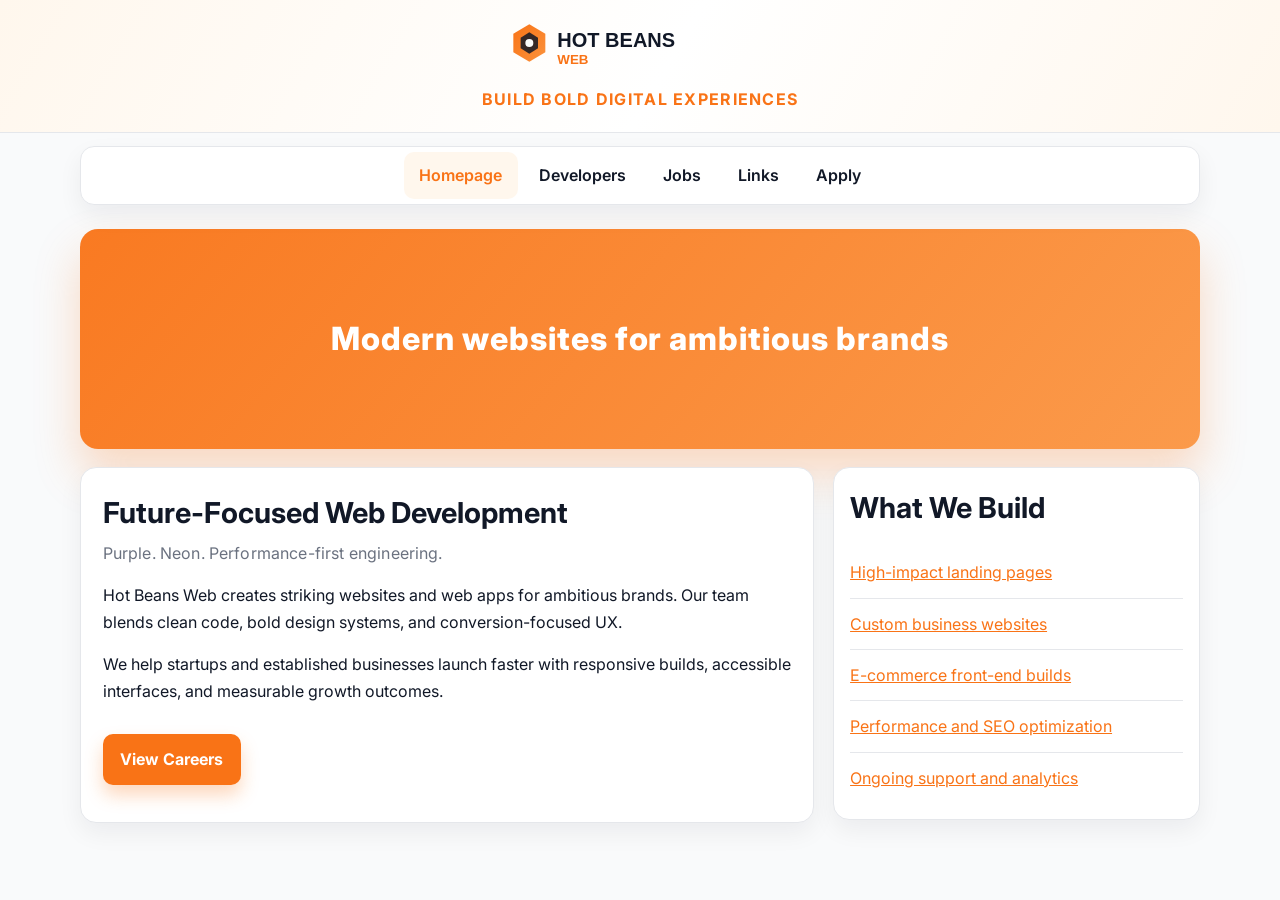
<file: index.html>
<!DOCTYPE html>
<html lang="en">
<head>
<meta http-equiv="Content-Type" content="text/html; charset=utf-8">
<title>Hot Beans Web</title>
<meta name="keywords" content="Web Design, Developer Careers">
<meta name="description" content="Hot Beans Web - web development company and careers.">
<link href="https://fonts.googleapis.com/css2?family=Inter:wght@400;600;700;800&display=swap" rel="stylesheet">
<link href="default.css" rel="stylesheet" type="text/css" media="all">
<link href="fonts.css" rel="stylesheet" type="text/css" media="all">
<link rel="icon" type="image/svg+xml" href="images/hotbeans-icon.svg">
</head>
<body>
<div id="wrapper">
<div id="header-wrapper"><div id="header" class="container"><div id="logo"><h1><img src="images/hotbeans-logo.svg" alt="Hot Beans Web logo" class="brand-logo"></h1><p>build bold digital experiences</p></div></div></div>
<div id="menu-wrapper"><div id="menu" class="container"><ul>
<li class="current_page_item"><a href="index.html">Homepage</a></li><li><a href="Developers.html">Developers</a></li><li><a href="Jobs.html">Jobs</a></li><li><a href="Links.html">Links</a></li><li><a href="Form.html">Apply</a></li>
</ul></div></div>
<div id="banner"></div>
<div id="page" class="container">
<div id="content">
<div class="title"><h2>Future-Focused Web Development</h2><span class="byline">Purple. Neon. Performance-first engineering.</span></div>
<p>Hot Beans Web creates striking websites and web apps for ambitious brands. Our team blends clean code, bold design systems, and conversion-focused UX.</p>
<p>We help startups and established businesses launch faster with responsive builds, accessible interfaces, and measurable growth outcomes.</p>
<p><a class="neon-btn" href="Jobs.html">View Careers</a></p>
</div>
<div id="sidebar"><div class="box2"><div class="title"><h2>What We Build</h2></div><ul class="style2">
<li><a href="#">High-impact landing pages</a></li><li><a href="#">Custom business websites</a></li><li><a href="#">E-commerce front-end builds</a></li><li><a href="#">Performance and SEO optimization</a></li><li><a href="#">Ongoing support and analytics</a></li>
</ul></div></div>
</div>
</div>
</body>
</html>
</file>
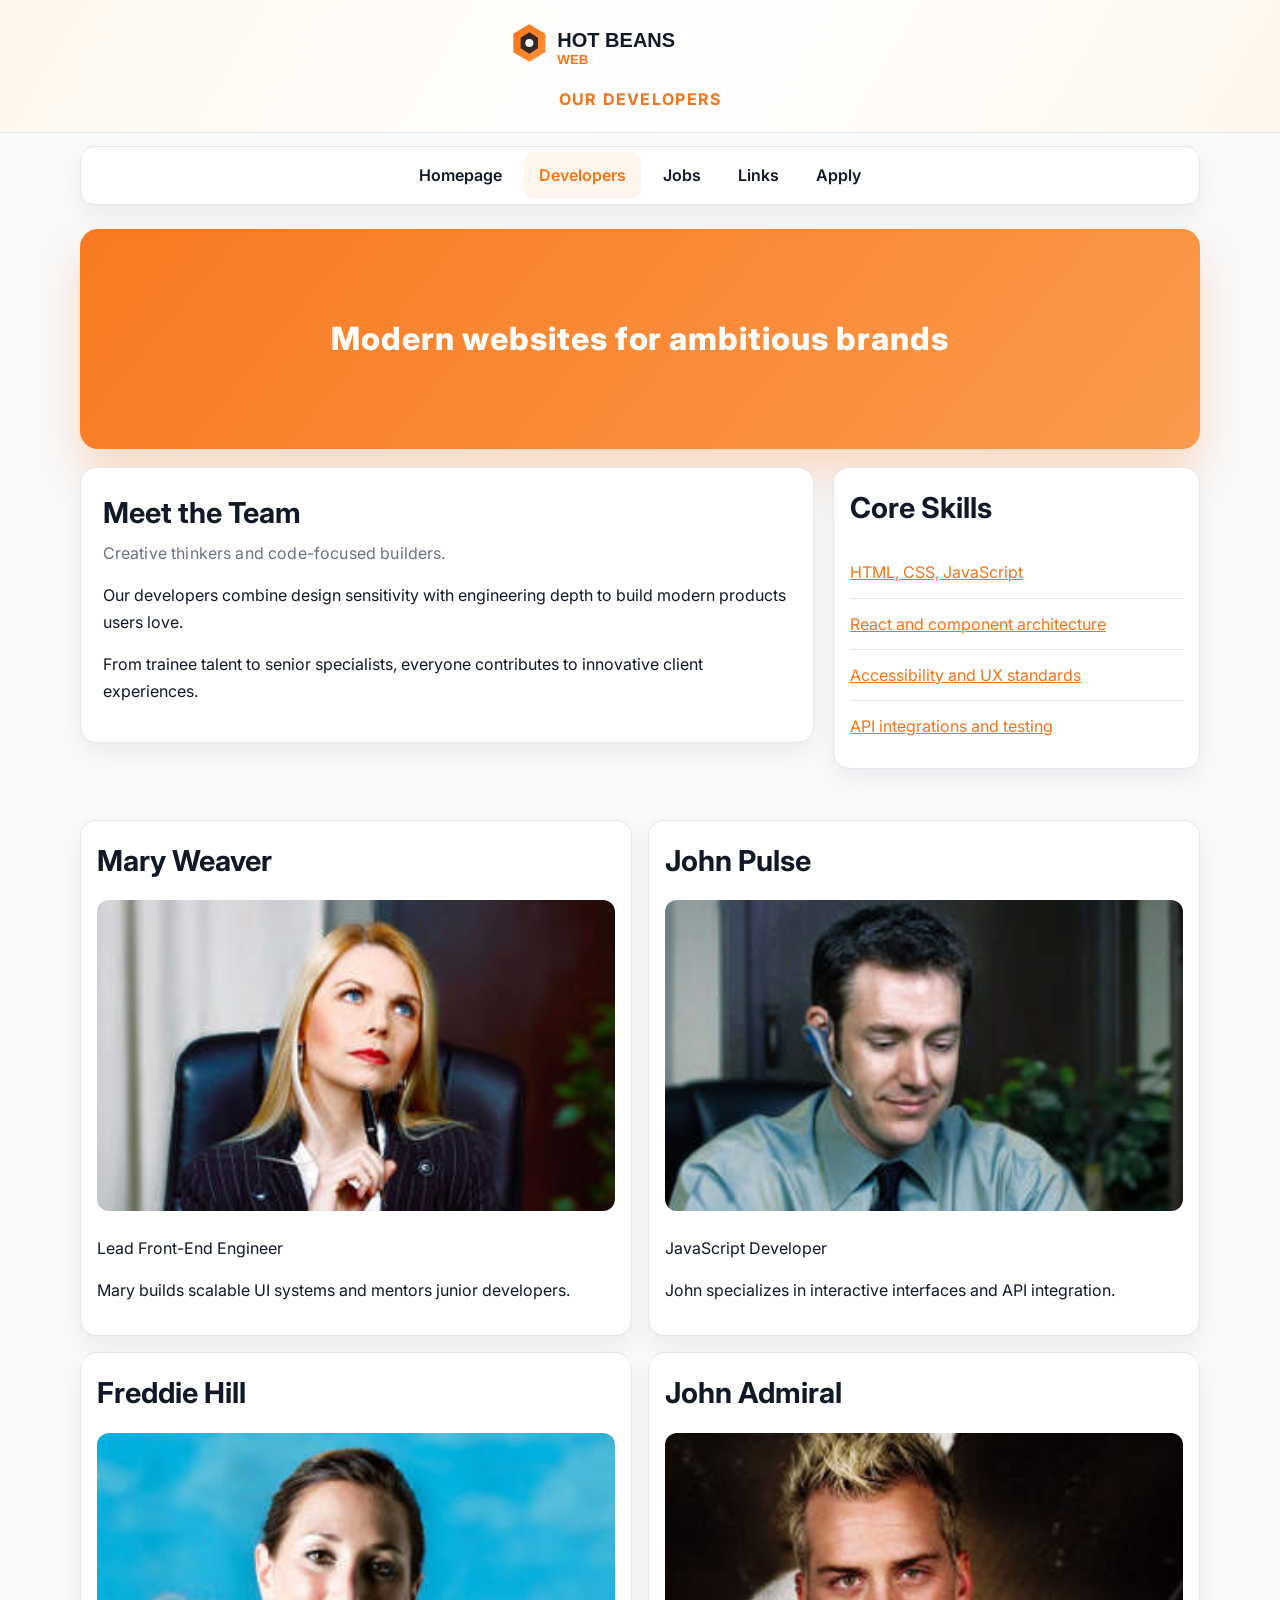
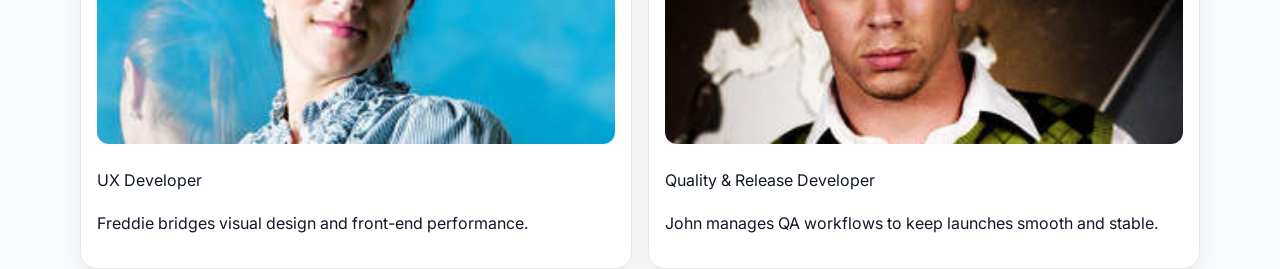
<file: Developers.html>
<!DOCTYPE html>
<html lang="en">
<head>
<meta http-equiv="Content-Type" content="text/html; charset=utf-8">
<title>Developers | Hot Beans Web</title>
<meta name="description" content="Meet the development team at Hot Beans Web.">
<link href="https://fonts.googleapis.com/css2?family=Inter:wght@400;600;700;800&display=swap" rel="stylesheet">
<link href="default.css" rel="stylesheet" type="text/css" media="all">
<link href="fonts.css" rel="stylesheet" type="text/css" media="all">
<link rel="icon" type="image/svg+xml" href="images/hotbeans-icon.svg">
</head>
<body>
<div id="wrapper">
<div id="header-wrapper"><div id="header" class="container"><div id="logo"><h1><img src="images/hotbeans-logo.svg" alt="Hot Beans Web logo" class="brand-logo"></h1><p>our developers</p></div></div></div>
<div id="menu-wrapper"><div id="menu" class="container"><ul>
<li><a href="index.html">Homepage</a></li><li class="current_page_item"><a href="Developers.html">Developers</a></li><li><a href="Jobs.html">Jobs</a></li><li><a href="Links.html">Links</a></li><li><a href="Form.html">Apply</a></li>
</ul></div></div>
<div id="banner"></div>
<div id="page" class="container">
<div id="content"><div class="title"><h2>Meet the Team</h2><span class="byline">Creative thinkers and code-focused builders.</span></div>
<p>Our developers combine design sensitivity with engineering depth to build modern products users love.</p>
<p>From trainee talent to senior specialists, everyone contributes to innovative client experiences.</p></div>
<div id="sidebar"><div class="box2"><div class="title"><h2>Core Skills</h2></div><ul class="style2">
<li><a href="#">HTML, CSS, JavaScript</a></li><li><a href="#">React and component architecture</a></li><li><a href="#">Accessibility and UX standards</a></li><li><a href="#">API integrations and testing</a></li>
</ul></div></div>
</div>
<div id="portfolio-wrapper"><div id="portfolio" class="container">
<div class="column"><div class="title"><h2>Mary Weaver</h2></div><a href="#" class="image image-full"><img src="images/pic02.jpg" alt="Developer working at code editor"></a><p>Lead Front-End Engineer</p><p>Mary builds scalable UI systems and mentors junior developers.</p></div>
<div class="column"><div class="title"><h2>John Pulse</h2></div><a href="#" class="image image-full"><img src="images/pic03.jpg" alt="Developer pair programming"></a><p>JavaScript Developer</p><p>John specializes in interactive interfaces and API integration.</p></div>
<div class="column"><div class="title"><h2>Freddie Hill</h2></div><a href="#" class="image image-full"><img src="images/pic04.jpg" alt="Developer reviewing app layout"></a><p>UX Developer</p><p>Freddie bridges visual design and front-end performance.</p></div>
<div class="column"><div class="title"><h2>John Admiral</h2></div><a href="#" class="image image-full"><img src="images/pic05.jpg" alt="Developer testing website"></a><p>Quality & Release Developer</p><p>John manages QA workflows to keep launches smooth and stable.</p></div>
</div></div>
</div>
</body>
</html>
</file>
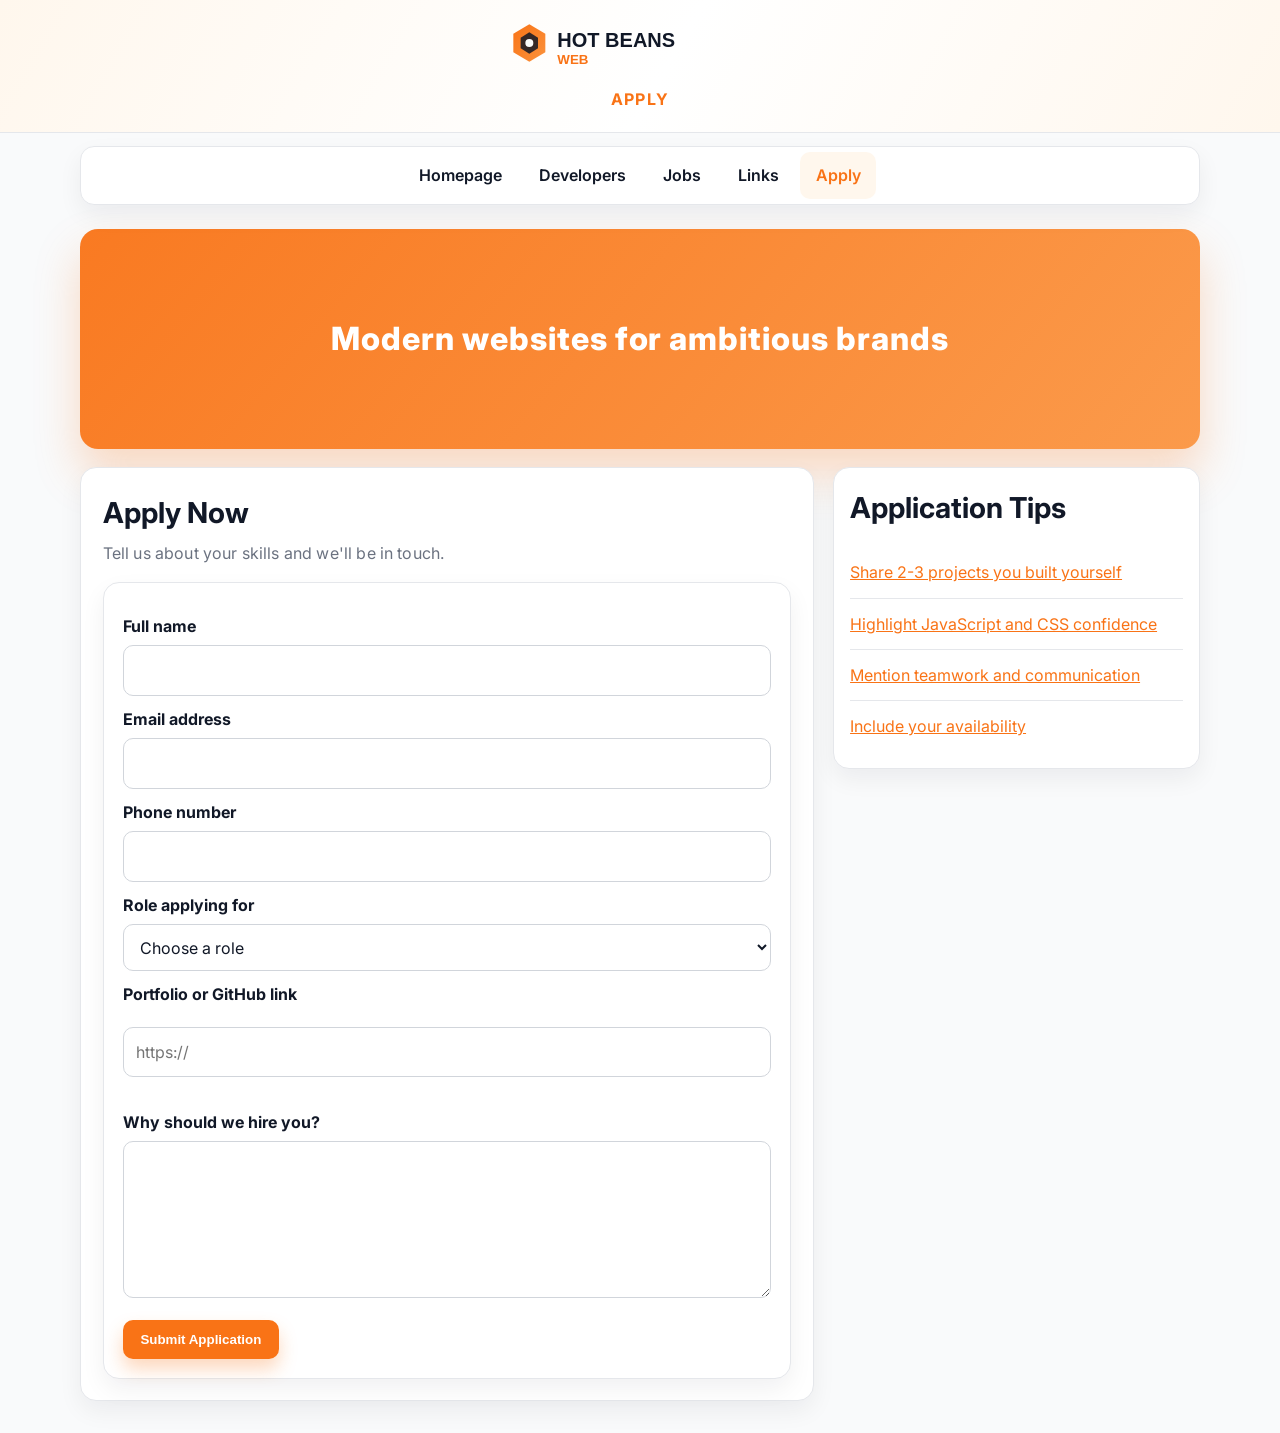
<file: Form.html>
<!DOCTYPE html>
<html lang="en">
<head>
<meta http-equiv="Content-Type" content="text/html; charset=utf-8">
<title>Apply | Hot Beans Web</title>
<meta name="keywords" content="Web Design, Careers, Hot Beans Web">
<meta name="description" content="Apply for web development jobs at Hot Beans Web.">
<link href="https://fonts.googleapis.com/css2?family=Inter:wght@400;600;700;800&display=swap" rel="stylesheet">
<link href="default.css" rel="stylesheet" type="text/css" media="all">
<link href="fonts.css" rel="stylesheet" type="text/css" media="all">
<link rel="icon" type="image/svg+xml" href="images/hotbeans-icon.svg">
</head>
<body>
<div id="wrapper">
  <div id="header-wrapper"><div id="header" class="container"><div id="logo"><h1><img src="images/hotbeans-logo.svg" alt="Hot Beans Web logo" class="brand-logo"></h1><p>apply</p></div></div></div>
  <div id="menu-wrapper"><div id="menu" class="container"><ul>
    <li><a href="index.html">Homepage</a></li><li><a href="Developers.html">Developers</a></li><li><a href="Jobs.html">Jobs</a></li><li><a href="Links.html">Links</a></li><li class="current_page_item"><a href="Form.html">Apply</a></li>
  </ul></div></div>
  <div id="banner"></div>
  <div id="page" class="container">
    <div id="content">
      <div class="title"><h2>Apply Now</h2><span class="byline">Tell us about your skills and we'll be in touch.</span></div>
      <section class="application-form">
        <form method="get" action="Thank%20You.html">
          <label for="name">Full name</label><input id="name" name="name" type="text" required>
          <label for="email">Email address</label><input id="email" name="email" type="email" required>
          <label for="phone">Phone number</label><input id="phone" name="phone" type="tel" required>
          <label for="role">Role applying for</label>
          <select id="role" name="role" required><option value="">Choose a role</option><option>Trainee Web Developer</option><option>Junior Front-End Developer</option><option>CMS Support Developer</option></select>
          <label for="portfolio">Portfolio or GitHub link</label><input id="portfolio" name="portfolio" type="url" placeholder="https://">
          <label for="message">Why should we hire you?</label><textarea id="message" name="message" rows="5" required></textarea>
          <button type="submit">Submit Application</button>
        </form>
      </section>
    </div>
    <div id="sidebar"><div class="box2"><div class="title"><h2>Application Tips</h2></div><ul class="style2">
      <li><a href="#">Share 2-3 projects you built yourself</a></li><li><a href="#">Highlight JavaScript and CSS confidence</a></li><li><a href="#">Mention teamwork and communication</a></li><li><a href="#">Include your availability</a></li>
    </ul></div></div>
  </div>
</div>
</body>
</html>
</file>
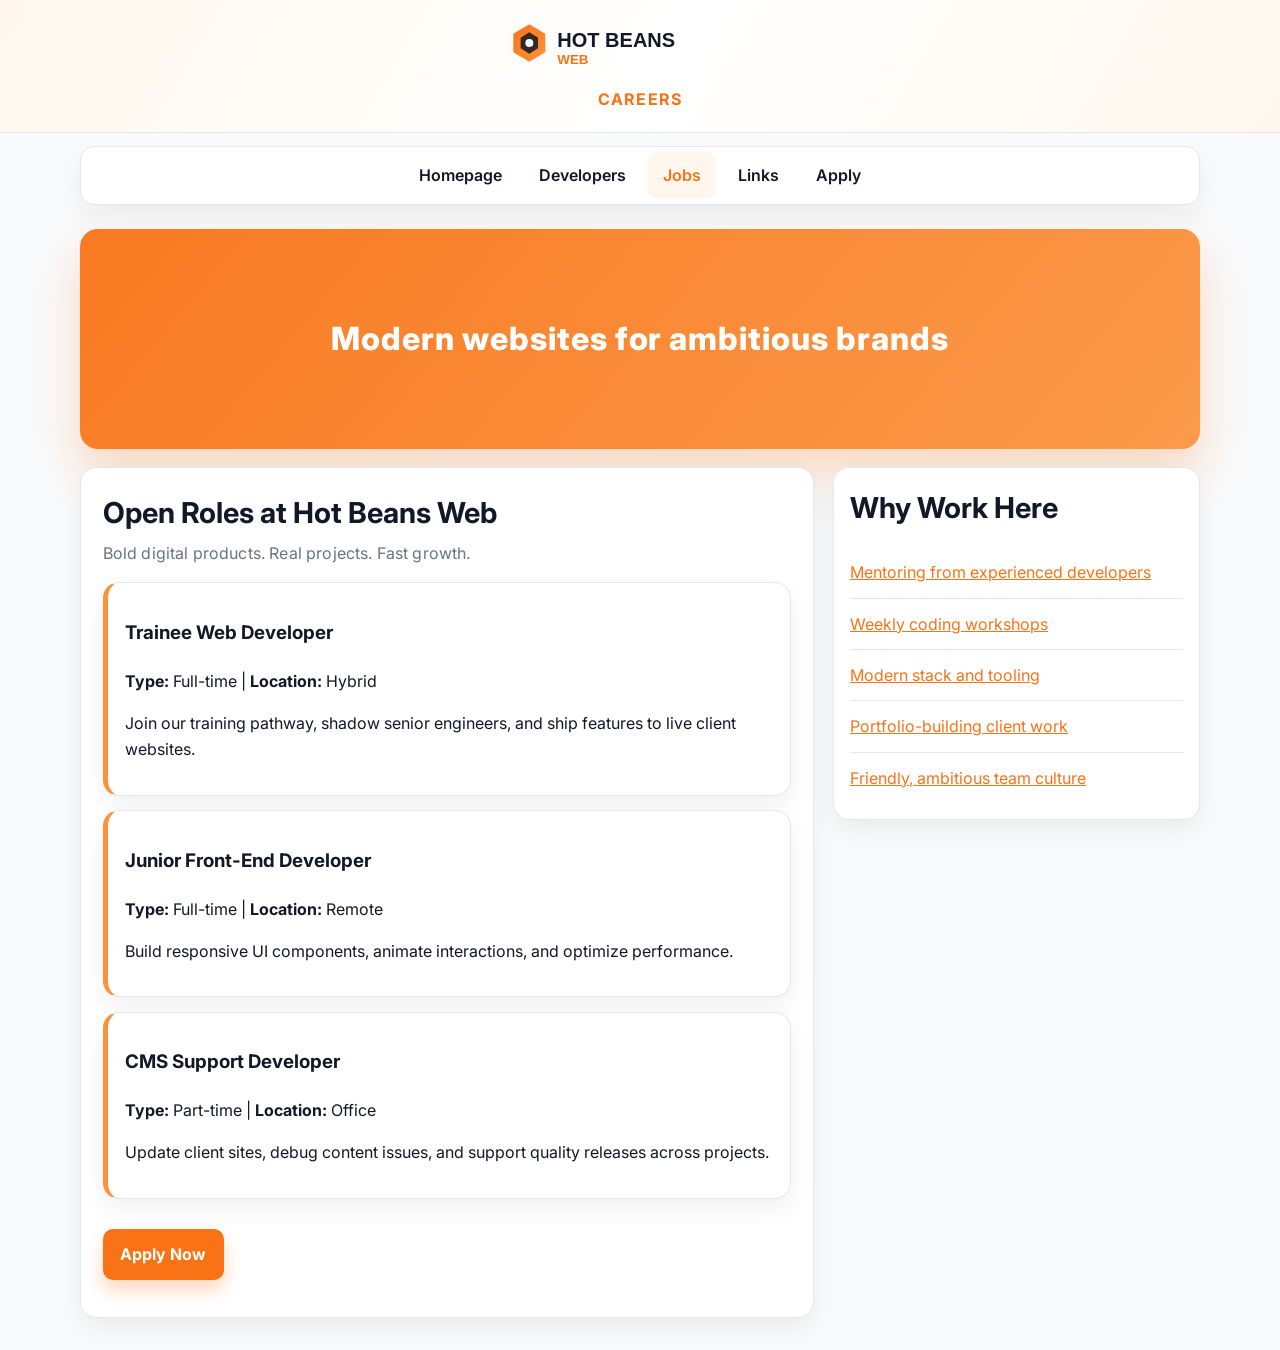
<file: Jobs.html>
<!DOCTYPE html>
<html lang="en">
<head>
<meta http-equiv="Content-Type" content="text/html; charset=utf-8">
<title>Jobs | Hot Beans Web</title>
<meta name="keywords" content="Web Design Careers, Hot Beans Web">
<meta name="description" content="Current web development jobs at Hot Beans Web.">
<link href="https://fonts.googleapis.com/css2?family=Inter:wght@400;600;700;800&display=swap" rel="stylesheet">
<link href="default.css" rel="stylesheet" type="text/css" media="all">
<link href="fonts.css" rel="stylesheet" type="text/css" media="all">
<link rel="icon" type="image/svg+xml" href="images/hotbeans-icon.svg">
</head>
<body>
<div id="wrapper">
  <div id="header-wrapper"><div id="header" class="container"><div id="logo"><h1><img src="images/hotbeans-logo.svg" alt="Hot Beans Web logo" class="brand-logo"></h1><p>careers</p></div></div></div>
  <div id="menu-wrapper"><div id="menu" class="container"><ul>
    <li><a href="index.html">Homepage</a></li><li><a href="Developers.html">Developers</a></li><li class="current_page_item"><a href="Jobs.html">Jobs</a></li><li><a href="Links.html">Links</a></li><li><a href="Form.html">Apply</a></li>
  </ul></div></div>
  <div id="banner"></div>
  <div id="page" class="container">
    <div id="content">
      <div class="title"><h2>Open Roles at Hot Beans Web</h2><span class="byline">Bold digital products. Real projects. Fast growth.</span></div>
      <div class="job-card"><h3>Trainee Web Developer</h3><p><strong>Type:</strong> Full-time | <strong>Location:</strong> Hybrid</p><p>Join our training pathway, shadow senior engineers, and ship features to live client websites.</p></div>
      <div class="job-card"><h3>Junior Front-End Developer</h3><p><strong>Type:</strong> Full-time | <strong>Location:</strong> Remote</p><p>Build responsive UI components, animate interactions, and optimize performance.</p></div>
      <div class="job-card"><h3>CMS Support Developer</h3><p><strong>Type:</strong> Part-time | <strong>Location:</strong> Office</p><p>Update client sites, debug content issues, and support quality releases across projects.</p></div>
      <p><a class="neon-btn" href="Form.html">Apply Now</a></p>
    </div>
    <div id="sidebar"><div class="box2"><div class="title"><h2>Why Work Here</h2></div><ul class="style2">
      <li><a href="#">Mentoring from experienced developers</a></li><li><a href="#">Weekly coding workshops</a></li><li><a href="#">Modern stack and tooling</a></li><li><a href="#">Portfolio-building client work</a></li><li><a href="#">Friendly, ambitious team culture</a></li>
    </ul></div></div>
  </div>
</div>
</body>
</html>
</file>
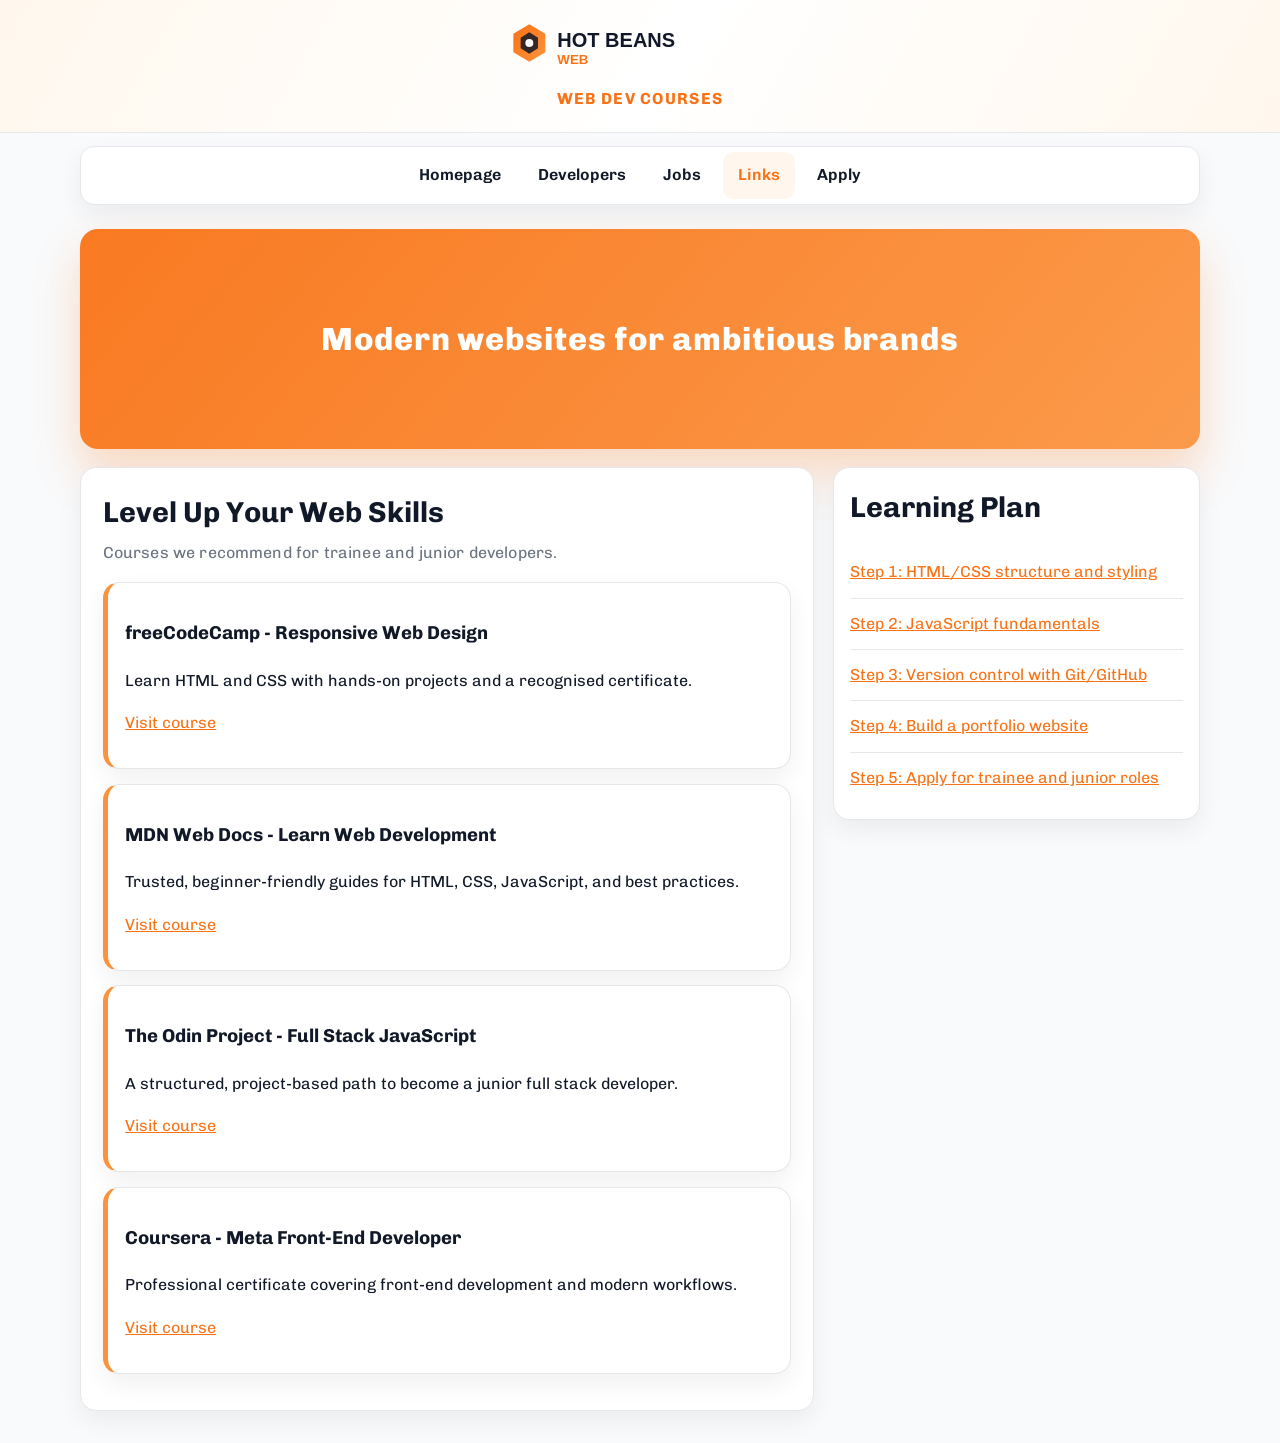
<file: Links.html>
<!DOCTYPE html>
<html lang="en">
<head>
<meta http-equiv="Content-Type" content="text/html; charset=utf-8">
<title>Learning Links | Hot Beans Web</title>
<meta name="keywords" content="Web Development Courses, Hot Beans Web">
<meta name="description" content="Recommended courses for future web developers.">
<link href="http://fonts.googleapis.com/css?family=Chivo:400,900" rel="stylesheet">
<link href="default.css" rel="stylesheet" type="text/css" media="all">
<link href="fonts.css" rel="stylesheet" type="text/css" media="all">
<link rel="icon" type="image/svg+xml" href="images/hotbeans-icon.svg">
</head>
<body>
<div id="wrapper">
  <div id="header-wrapper">
    <div id="header" class="container">
      <div id="logo">
        <h1><img src="images/hotbeans-logo.svg" alt="Hot Beans Web logo" class="brand-logo"></h1>
        <p>web dev courses</p>
      </div>
    </div>
  </div>
  <div id="menu-wrapper">
    <div id="menu" class="container">
      <ul>
        <li><a href="index.html">Homepage</a></li>
        <li><a href="Developers.html">Developers</a></li>
        <li><a href="Jobs.html">Jobs</a></li>
        <li class="current_page_item"><a href="Links.html">Links</a></li>
        <li><a href="Form.html">Apply</a></li>
      </ul>
    </div>
  </div>

  <div id="banner"></div>
  <div id="page" class="container">
    <div id="content">
      <div class="title">
        <h2>Level Up Your Web Skills</h2>
        <span class="byline">Courses we recommend for trainee and junior developers.</span>
      </div>

      <div class="job-card">
        <h3>freeCodeCamp - Responsive Web Design</h3>
        <p>Learn HTML and CSS with hands-on projects and a recognised certificate.</p>
        <p><a href="https://www.freecodecamp.org/learn/2022/responsive-web-design/" target="_blank" rel="noopener">Visit course</a></p>
      </div>

      <div class="job-card">
        <h3>MDN Web Docs - Learn Web Development</h3>
        <p>Trusted, beginner-friendly guides for HTML, CSS, JavaScript, and best practices.</p>
        <p><a href="https://developer.mozilla.org/en-US/docs/Learn" target="_blank" rel="noopener">Visit course</a></p>
      </div>

      <div class="job-card">
        <h3>The Odin Project - Full Stack JavaScript</h3>
        <p>A structured, project-based path to become a junior full stack developer.</p>
        <p><a href="https://www.theodinproject.com/paths/full-stack-javascript" target="_blank" rel="noopener">Visit course</a></p>
      </div>

      <div class="job-card">
        <h3>Coursera - Meta Front-End Developer</h3>
        <p>Professional certificate covering front-end development and modern workflows.</p>
        <p><a href="https://www.coursera.org/professional-certificates/meta-front-end-developer" target="_blank" rel="noopener">Visit course</a></p>
      </div>
    </div>

    <div id="sidebar">
      <div class="box2">
        <div class="title">
          <h2>Learning Plan</h2>
        </div>
        <ul class="style2">
          <li><a href="#">Step 1: HTML/CSS structure and styling</a></li>
          <li><a href="#">Step 2: JavaScript fundamentals</a></li>
          <li><a href="#">Step 3: Version control with Git/GitHub</a></li>
          <li><a href="#">Step 4: Build a portfolio website</a></li>
          <li><a href="#">Step 5: Apply for trainee and junior roles</a></li>
        </ul>
      </div>
    </div>
  </div>
</div>
</body>
</html>
</file>
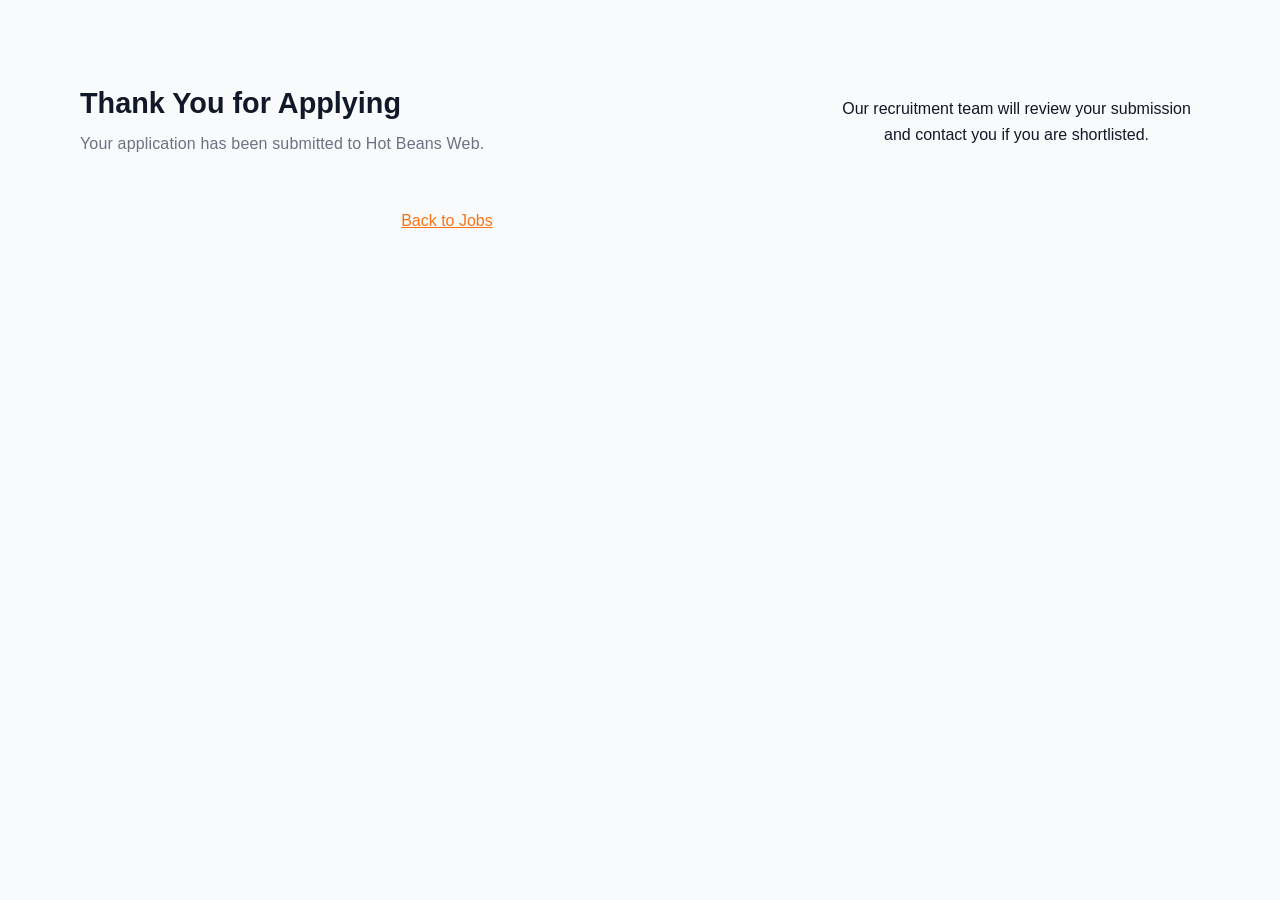
<file: Thank You.html>
<!doctype html>
<html lang="en">
<head>
<meta charset="utf-8">
<title>Thank You | Hot Beans Web</title>
<link href="default.css" rel="stylesheet" type="text/css" media="all">
<link rel="icon" type="image/svg+xml" href="images/hotbeans-icon.svg">
</head>
<body>
<div id="wrapper">
  <div id="page" class="container" style="padding-top:80px; text-align:center;">
    <div class="title">
      <h2>Thank You for Applying</h2>
      <span class="byline">Your application has been submitted to Hot Beans Web.</span>
    </div>
    <p>Our recruitment team will review your submission and contact you if you are shortlisted.</p>
    <p><a href="Jobs.html">Back to Jobs</a></p>
  </div>
</div>
</body>
</html>
</file>
<file: default.css>
:root {
  --bg: #f9fafb;
  --primary: #f97316;
  --accent: #fb923c;
  --text: #111827;
  --muted: #6b7280;
  --card: #ffffff;
  --border: #e5e7eb;
}

* { box-sizing: border-box; }
html, body { height: 100%; }
body {
  margin: 0;
  background: var(--bg);
  color: var(--text);
  font-family: 'Inter', 'Chivo', sans-serif;
  line-height: 1.65;
}

.container { width: min(1120px, 92%); margin: 0 auto; }
#wrapper { background: var(--bg); }

#header-wrapper {
  background: linear-gradient(120deg, #fff7ed 0%, #ffffff 52%, #fff7ed 100%);
  border-bottom: 1px solid var(--border);
}
#header { padding: 1.2rem 0; }
#logo { text-transform: uppercase; text-align: center; }
#logo h1 { margin: 0; font-size: 2rem; font-weight: 800; letter-spacing: .03em; color: var(--text); }
#logo p { margin: .2rem 0 0; color: var(--primary); font-weight: 700; letter-spacing: .08em; }

#menu-wrapper { padding: .8rem 0 1.1rem; }
#menu {
  background: #fff;
  border: 1px solid var(--border);
  border-radius: 14px;
  box-shadow: 0 10px 24px rgba(17,24,39,.06);
}
#menu ul { list-style: none; margin: 0; padding: .35rem .5rem; display: flex; gap: .4rem; flex-wrap: wrap; justify-content: center; }
#menu li a {
  display: inline-block;
  padding: .62rem .95rem;
  border-radius: 10px;
  text-decoration: none;
  color: var(--text);
  font-weight: 600;
}
#menu li a:hover, #menu .current_page_item a { background: #fff7ed; color: var(--primary); }

#banner {
  height: 220px;
  margin: .4rem auto 1.1rem;
  width: min(1120px, 92%);
  border-radius: 18px;
  background: linear-gradient(130deg, rgba(249,115,22,.95), rgba(251,146,60,.92));
  box-shadow: 0 24px 45px rgba(249,115,22,.25);
}

#page {
  display: grid;
  grid-template-columns: 2fr 1fr;
  gap: 1.2rem;
  align-items: start;
  background: transparent;
  padding-bottom: 2rem;
}

#content, #sidebar .box2, .column, .job-card, .application-form {
  background: var(--card);
  border: 1px solid var(--border);
  border-radius: 16px;
  box-shadow: 0 10px 25px rgba(17,24,39,.06);
}
#content { padding: 1.35rem; }
#sidebar .box2 { padding: 1rem; }

.title { margin-bottom: 1rem; text-transform: none; text-align: left; }
.title h2 { margin: 0 0 .2rem; font-size: 1.8rem; color: var(--text); }
.title .byline { color: var(--muted); letter-spacing: .01em; text-transform: none; }

a { color: var(--primary); }
a:hover { color: #ea580c; }

ul.style1, ul.style2 { list-style: none; margin: 0; padding: 0; }
ul.style1 li, ul.style2 li { border-top: 1px solid var(--border); padding: .75rem 0; }
ul.style1 li:first-child, ul.style2 li:first-child { border-top: 0; }

.job-card { padding: 1rem 1.1rem; margin-bottom: .9rem; border-left: 5px solid var(--accent); }
.application-form { padding: 1.2rem; }
.application-form label { display:block; margin: .65rem 0 .35rem; font-weight: 700; }
.application-form input, .application-form select, .application-form textarea {
  width:100%; border:1px solid #d1d5db; border-radius:10px; padding:.7rem .75rem; font: inherit; color: var(--text); background: #fff;
}
.application-form button, .neon-btn {
  display:inline-block; margin-top: .9rem; border:0; border-radius:10px; padding:.75rem 1.1rem; font-weight:700; cursor:pointer; text-decoration:none;
  background: var(--primary); color:#fff; box-shadow: 0 10px 18px rgba(249,115,22,.28);
}
.application-form button:hover, .neon-btn:hover { background: var(--accent); }

#portfolio { display:grid; grid-template-columns: repeat(2, minmax(0,1fr)); gap:1rem; margin:1.2rem auto 2rem; }
.column { padding: 1rem; }
.image img { width:100%; border-radius:12px; }

#footer-wrapper, #copyright { display:none; }

@media (max-width: 900px) {
  #page { grid-template-columns: 1fr; }
  #portfolio { grid-template-columns: 1fr; }
  #banner { height: 160px; }
}

.brand-logo { width: 280px; max-width: 100%; height: auto; display: block; margin: 0 auto; }

#header-wrapper {
  position: sticky;
  top: 0;
  z-index: 40;
  backdrop-filter: blur(8px);
}

#menu {
  backdrop-filter: blur(8px);
}

#content, #sidebar .box2, .column, .job-card, .application-form {
  transition: transform .2s ease, box-shadow .2s ease;
}
#content:hover, #sidebar .box2:hover, .column:hover, .job-card:hover {
  transform: translateY(-2px);
  box-shadow: 0 16px 30px rgba(17,24,39,.10);
}

#banner::before {
  content: "Modern websites for ambitious brands";
  display: flex;
  align-items: center;
  justify-content: center;
  height: 100%;
  color: #fff;
  font-weight: 800;
  font-size: clamp(1.2rem, 2.6vw, 2rem);
  letter-spacing: .03em;
}
</file>
<file: fonts.css>
@charset 'UTF-8';

@font-face
{
	font-family: 'FontAwesome';
	src: url('fonts/fontawesome-webfont.eot?v=3.0.1');
	src: url('fonts/fontawesome-webfont.eot?#iefix&v=3.0.1') format('embedded-opentype'),
	     url('fonts/fontawesome-webfont.woff?v=3.0.1') format('woff'),
	     url('fonts/fontawesome-webfont.ttf?v=3.0.1') format('truetype'),
	     url('fonts/fontawesome-webfont.svg#FontAwesome') format('svg');
	font-weight: normal;
	font-style: normal;
}

@font-face
{
	font-family: 'Font-Awesome-Social';
	src: url('fonts/fontawesome-social-webfont.eot');
	src: url('fonts/fontawesome-social-webfont.eot?#iefix') format('embedded-opentype'),
	     url('fonts/fontawesome-social-webfont.woff') format('woff'),
		 url('fonts/fontawesome-social-webfont.ttf') format('truetype'),
		 url('fonts/fontawesome-social-webfont.svg#Font-Awesome-More') format('svg');
	font-weight: normal;
	font-style: normal;
}

/*********************************************************************************/
/* Icons                                                                         */
/*********************************************************************************/

	/*
		Powered by:
		
		Font Awesome (http://fortawesome.github.com/Font-Awesome/)
		Font Awesome More (http://gregoryloucas.github.com/Font-Awesome-More/)
	*/

	.icon
	{
		text-decoration: none;
	}

		.icon:before
		{
			font-size: 1.25em;
			text-decoration: none;
			font-family: FontAwesome;
			font-weight: normal;
			font-style: normal;
			-webkit-text-rendering: optimizeLegibility;
			-moz-text-rendering: optimizeLegibility;
			-ms-text-rendering: optimizeLegibility;
			-o-text-rendering: optimizeLegibility;
			text-rendering: optimizeLegibility;
			-webkit-font-smoothing: antialiased;
			-moz-font-smoothing: antialiased;
			-ms-font-smoothing: antialiased;
			-o-font-smoothing: antialiased;
			font-smoothing: antialiased;
			-webkit-font-feature-settings: "liga" 1, "dlig" 1;
			-moz-font-feature-settings: "liga=1, dlig=1";
			-ms-font-feature-settings: "liga" 1, "dlig" 1;
			-o-font-feature-settings: "liga" 1, "dlig" 1;
			font-feature-settings: "liga" 1, "dlig" 1;
		}

		.icon-glass:before                { content: "\f000"; }
		.icon-music:before                { content: "\f001"; }
		.icon-search:before               { content: "\f002"; }
		.icon-envelope:before             { content: "\f003"; }
		.icon-heart:before                { content: "\f004"; }
		.icon-star:before                 { content: "\f005"; }
		.icon-star-empty:before           { content: "\f006"; }
		.icon-user:before                 { content: "\f007"; }
		.icon-film:before                 { content: "\f008"; }
		.icon-th-large:before             { content: "\f009"; }
		.icon-th:before                   { content: "\f00a"; }
		.icon-th-list:before              { content: "\f00b"; }
		.icon-ok:before                   { content: "\f00c"; }
		.icon-remove:before               { content: "\f00d"; }
		.icon-zoom-in:before              { content: "\f00e"; }

		.icon-zoom-out:before             { content: "\f010"; }
		.icon-off:before                  { content: "\f011"; }
		.icon-signal:before               { content: "\f012"; }
		.icon-cog:before                  { content: "\f013"; }
		.icon-trash:before                { content: "\f014"; }
		.icon-home:before                 { content: "\f015"; }
		.icon-file:before                 { content: "\f016"; }
		.icon-time:before                 { content: "\f017"; }
		.icon-road:before                 { content: "\f018"; }
		.icon-download-alt:before         { content: "\f019"; }
		.icon-download:before             { content: "\f01a"; }
		.icon-upload:before               { content: "\f01b"; }
		.icon-inbox:before                { content: "\f01c"; }
		.icon-play-circle:before          { content: "\f01d"; }
		.icon-repeat:before               { content: "\f01e"; }

		/* \f020 doesn't work in Safari. all shifted one down */
		.icon-refresh:before              { content: "\f021"; }
		.icon-list-alt:before             { content: "\f022"; }
		.icon-lock:before                 { content: "\f023"; }
		.icon-flag:before                 { content: "\f024"; }
		.icon-headphones:before           { content: "\f025"; }
		.icon-volume-off:before           { content: "\f026"; }
		.icon-volume-down:before          { content: "\f027"; }
		.icon-volume-up:before            { content: "\f028"; }
		.icon-qrcode:before               { content: "\f029"; }
		.icon-barcode:before              { content: "\f02a"; }
		.icon-tag:before                  { content: "\f02b"; }
		.icon-tags:before                 { content: "\f02c"; }
		.icon-book:before                 { content: "\f02d"; }
		.icon-bookmark:before             { content: "\f02e"; }
		.icon-print:before                { content: "\f02f"; }

		.icon-camera:before               { content: "\f030"; }
		.icon-font:before                 { content: "\f031"; }
		.icon-bold:before                 { content: "\f032"; }
		.icon-italic:before               { content: "\f033"; }
		.icon-text-height:before          { content: "\f034"; }
		.icon-text-width:before           { content: "\f035"; }
		.icon-align-left:before           { content: "\f036"; }
		.icon-align-center:before         { content: "\f037"; }
		.icon-align-right:before          { content: "\f038"; }
		.icon-align-justify:before        { content: "\f039"; }
		.icon-list:before                 { content: "\f03a"; }
		.icon-indent-left:before          { content: "\f03b"; }
		.icon-indent-right:before         { content: "\f03c"; }
		.icon-facetime-video:before       { content: "\f03d"; }
		.icon-picture:before              { content: "\f03e"; }

		.icon-pencil:before               { content: "\f040"; }
		.icon-map-marker:before           { content: "\f041"; }
		.icon-adjust:before               { content: "\f042"; }
		.icon-tint:before                 { content: "\f043"; }
		.icon-edit:before                 { content: "\f044"; }
		.icon-share:before                { content: "\f045"; }
		.icon-check:before                { content: "\f046"; }
		.icon-move:before                 { content: "\f047"; }
		.icon-step-backward:before        { content: "\f048"; }
		.icon-fast-backward:before        { content: "\f049"; }
		.icon-backward:before             { content: "\f04a"; }
		.icon-play:before                 { content: "\f04b"; }
		.icon-pause:before                { content: "\f04c"; }
		.icon-stop:before                 { content: "\f04d"; }
		.icon-forward:before              { content: "\f04e"; }

		.icon-fast-forward:before         { content: "\f050"; }
		.icon-step-forward:before         { content: "\f051"; }
		.icon-eject:before                { content: "\f052"; }
		.icon-chevron-left:before         { content: "\f053"; }
		.icon-chevron-right:before        { content: "\f054"; }
		.icon-plus-sign:before            { content: "\f055"; }
		.icon-minus-sign:before           { content: "\f056"; }
		.icon-remove-sign:before          { content: "\f057"; }
		.icon-ok-sign:before              { content: "\f058"; }
		.icon-question-sign:before        { content: "\f059"; }
		.icon-info-sign:before            { content: "\f05a"; }
		.icon-screenshot:before           { content: "\f05b"; }
		.icon-remove-circle:before        { content: "\f05c"; }
		.icon-ok-circle:before            { content: "\f05d"; }
		.icon-ban-circle:before           { content: "\f05e"; }

		.icon-arrow-left:before           { content: "\f060"; }
		.icon-arrow-right:before          { content: "\f061"; }
		.icon-arrow-up:before             { content: "\f062"; }
		.icon-arrow-down:before           { content: "\f063"; }
		.icon-share-alt:before            { content: "\f064"; }
		.icon-resize-full:before          { content: "\f065"; }
		.icon-resize-small:before         { content: "\f066"; }
		.icon-plus:before                 { content: "\f067"; }
		.icon-minus:before                { content: "\f068"; }
		.icon-asterisk:before             { content: "\f069"; }
		.icon-exclamation-sign:before     { content: "\f06a"; }
		.icon-gift:before                 { content: "\f06b"; }
		.icon-leaf:before                 { content: "\f06c"; }
		.icon-fire:before                 { content: "\f06d"; }
		.icon-eye-open:before             { content: "\f06e"; }

		.icon-eye-close:before            { content: "\f070"; }
		.icon-warning-sign:before         { content: "\f071"; }
		.icon-plane:before                { content: "\f072"; }
		.icon-calendar:before             { content: "\f073"; }
		.icon-random:before               { content: "\f074"; }
		.icon-comment:before              { content: "\f075"; }
		.icon-magnet:before               { content: "\f076"; }
		.icon-chevron-up:before           { content: "\f077"; }
		.icon-chevron-down:before         { content: "\f078"; }
		.icon-retweet:before              { content: "\f079"; }
		.icon-shopping-cart:before        { content: "\f07a"; }
		.icon-folder-close:before         { content: "\f07b"; }
		.icon-folder-open:before          { content: "\f07c"; }
		.icon-resize-vertical:before      { content: "\f07d"; }
		.icon-resize-horizontal:before    { content: "\f07e"; }

		.icon-bar-chart:before            { content: "\f080"; }
		.icon-twitter-sign:before         { content: "\f081"; }
		.icon-facebook-sign:before        { content: "\f082"; }
		.icon-camera-retro:before         { content: "\f083"; }
		.icon-key:before                  { content: "\f084"; }
		.icon-cogs:before                 { content: "\f085"; }
		.icon-comments:before             { content: "\f086"; }
		.icon-thumbs-up:before            { content: "\f087"; }
		.icon-thumbs-down:before          { content: "\f088"; }
		.icon-star-half:before            { content: "\f089"; }
		.icon-heart-empty:before          { content: "\f08a"; }
		.icon-signout:before              { content: "\f08b"; }
		.icon-linkedin-sign:before        { content: "\f08c"; }
		.icon-pushpin:before              { content: "\f08d"; }
		.icon-external-link:before        { content: "\f08e"; }

		.icon-signin:before               { content: "\f090"; }
		.icon-trophy:before               { content: "\f091"; }
		.icon-github-sign:before          { content: "\f092"; }
		.icon-upload-alt:before           { content: "\f093"; }
		.icon-lemon:before                { content: "\f094"; }
		.icon-phone:before                { content: "\f095"; }
		.icon-check-empty:before          { content: "\f096"; }
		.icon-bookmark-empty:before       { content: "\f097"; }
		.icon-phone-sign:before           { content: "\f098"; }
		.icon-twitter:before              { content: "\f099"; }
		.icon-facebook:before             { content: "\f09a"; }
		.icon-github:before               { content: "\f09b"; }
		.icon-unlock:before               { content: "\f09c"; }
		.icon-credit-card:before          { content: "\f09d"; }
		.icon-rss:before                  { content: "\f09e"; }

		.icon-hdd:before                  { content: "\f0a0"; }
		.icon-bullhorn:before             { content: "\f0a1"; }
		.icon-bell:before                 { content: "\f0a2"; }
		.icon-certificate:before          { content: "\f0a3"; }
		.icon-hand-right:before           { content: "\f0a4"; }
		.icon-hand-left:before            { content: "\f0a5"; }
		.icon-hand-up:before              { content: "\f0a6"; }
		.icon-hand-down:before            { content: "\f0a7"; }
		.icon-circle-arrow-left:before    { content: "\f0a8"; }
		.icon-circle-arrow-right:before   { content: "\f0a9"; }
		.icon-circle-arrow-up:before      { content: "\f0aa"; }
		.icon-circle-arrow-down:before    { content: "\f0ab"; }
		.icon-globe:before                { content: "\f0ac"; }
		.icon-wrench:before               { content: "\f0ad"; }
		.icon-tasks:before                { content: "\f0ae"; }

		.icon-filter:before               { content: "\f0b0"; }
		.icon-briefcase:before            { content: "\f0b1"; }
		.icon-fullscreen:before           { content: "\f0b2"; }

		.icon-group:before                { content: "\f0c0"; }
		.icon-link:before                 { content: "\f0c1"; }
		.icon-cloud:before                { content: "\f0c2"; }
		.icon-beaker:before               { content: "\f0c3"; }
		.icon-cut:before                  { content: "\f0c4"; }
		.icon-copy:before                 { content: "\f0c5"; }
		.icon-paper-clip:before           { content: "\f0c6"; }
		.icon-save:before                 { content: "\f0c7"; }
		.icon-sign-blank:before           { content: "\f0c8"; }
		.icon-reorder:before              { content: "\f0c9"; }
		.icon-list-ul:before              { content: "\f0ca"; }
		.icon-list-ol:before              { content: "\f0cb"; }
		.icon-strikethrough:before        { content: "\f0cc"; }
		.icon-underline:before            { content: "\f0cd"; }
		.icon-table:before                { content: "\f0ce"; }

		.icon-magic:before                { content: "\f0d0"; }
		.icon-truck:before                { content: "\f0d1"; }
		.icon-pinterest:before            { content: "\f0d2"; }
		.icon-pinterest-sign:before       { content: "\f0d3"; }
		.icon-google-plus-sign:before     { content: "\f0d4"; }
		.icon-google-plus:before          { content: "\f0d5"; }
		.icon-money:before                { content: "\f0d6"; }
		.icon-caret-down:before           { content: "\f0d7"; }
		.icon-caret-up:before             { content: "\f0d8"; }
		.icon-caret-left:before           { content: "\f0d9"; }
		.icon-caret-right:before          { content: "\f0da"; }
		.icon-columns:before              { content: "\f0db"; }
		.icon-sort:before                 { content: "\f0dc"; }
		.icon-sort-down:before            { content: "\f0dd"; }
		.icon-sort-up:before              { content: "\f0de"; }

		.icon-envelope-alt:before         { content: "\f0e0"; }
		.icon-linkedin:before             { content: "\f0e1"; }
		.icon-undo:before                 { content: "\f0e2"; }
		.icon-legal:before                { content: "\f0e3"; }
		.icon-dashboard:before            { content: "\f0e4"; }
		.icon-comment-alt:before          { content: "\f0e5"; }
		.icon-comments-alt:before         { content: "\f0e6"; }
		.icon-bolt:before                 { content: "\f0e7"; }
		.icon-sitemap:before              { content: "\f0e8"; }
		.icon-umbrella:before             { content: "\f0e9"; }
		.icon-paste:before                { content: "\f0ea"; }
		.icon-lightbulb:before            { content: "\f0eb"; }
		.icon-exchange:before             { content: "\f0ec"; }
		.icon-cloud-download:before       { content: "\f0ed"; }
		.icon-cloud-upload:before         { content: "\f0ee"; }

		.icon-user-md:before              { content: "\f0f0"; }
		.icon-stethoscope:before          { content: "\f0f1"; }
		.icon-suitcase:before             { content: "\f0f2"; }
		.icon-bell-alt:before             { content: "\f0f3"; }
		.icon-coffee:before               { content: "\f0f4"; }
		.icon-food:before                 { content: "\f0f5"; }
		.icon-file-alt:before             { content: "\f0f6"; }
		.icon-building:before             { content: "\f0f7"; }
		.icon-hospital:before             { content: "\f0f8"; }
		.icon-ambulance:before            { content: "\f0f9"; }
		.icon-medkit:before               { content: "\f0fa"; }
		.icon-fighter-jet:before          { content: "\f0fb"; }
		.icon-beer:before                 { content: "\f0fc"; }
		.icon-h-sign:before               { content: "\f0fd"; }
		.icon-plus-sign-alt:before        { content: "\f0fe"; }

		.icon-double-angle-left:before    { content: "\f100"; }
		.icon-double-angle-right:before   { content: "\f101"; }
		.icon-double-angle-up:before      { content: "\f102"; }
		.icon-double-angle-down:before    { content: "\f103"; }
		.icon-angle-left:before           { content: "\f104"; }
		.icon-angle-right:before          { content: "\f105"; }
		.icon-angle-up:before             { content: "\f106"; }
		.icon-angle-down:before           { content: "\f107"; }
		.icon-desktop:before              { content: "\f108"; }
		.icon-laptop:before               { content: "\f109"; }
		.icon-tablet:before               { content: "\f10a"; }
		.icon-mobile-phone:before         { content: "\f10b"; }
		.icon-circle-blank:before         { content: "\f10c"; }
		.icon-quote-left:before           { content: "\f10d"; }
		.icon-quote-right:before          { content: "\f10e"; }

		.icon-spinner:before              { content: "\f110"; }
		.icon-circle:before               { content: "\f111"; }
		.icon-reply:before                { content: "\f112"; }
		.icon-github-alt:before           { content: "\f113"; }
		.icon-folder-close-alt:before     { content: "\f114"; }
		.icon-folder-open-alt:before      { content: "\f115"; }

		.icon-blogger-sign:before,.icon-blogger:before,.icon-delicious:before,.icon-dribbble-sign:before,.icon-dribbble:before,.icon-dropbox:before,.icon-drupal:before,.icon-evernote-sign:before,.icon-evernote:before,.icon-flickr-sign:before,.icon-flickr:before,.icon-forrst-sign:before,.icon-forrst:before,.icon-foursquare-sign:before,.icon-foursquare:before,.icon-git-fork:before,.icon-hacker-news:before,.icon-instagram:before,.icon-lastfm-sign:before,.icon-lastfm:before,.icon-paypal:before,.icon-picasa-sign:before,.icon-picasa:before,.icon-reddit:before,.icon-share-this-sign:before,.icon-share-this:before,.icon-skype:before,.icon-soundcloud:before,.icon-spotify:before,.icon-stack-overflow:before,.icon-tumblr-sign:before,.icon-tumblr:before,.icon-vimeo-sign:before,.icon-vimeo:before,.icon-wordpress-sign:before,.icon-wordpress:before,.icon-yelp-sign:before,.icon-yelp:before,.icon-youtube-sign:before,.icon-youtube:before              {font-family:'Font-Awesome-Social'; }

		.icon-dropbox:before              { content: "\f300"; }
		.icon-drupal:before               { content: "\f301"; }
		.icon-git-fork:before             { content: "\f302"; }
		.icon-instagram:before            { content: "\f303"; }
		.icon-share-this-sign:before      { content: "\f304"; }
		.icon-share-this:before           { content: "\f305"; }
		.icon-foursquare-sign:before      { content: "\f306"; }
		.icon-foursquare:before           { content: "\f307"; }
		.icon-hacker-news:before          { content: "\f308"; }
		.icon-skype:before                { content: "\f309"; }
		.icon-spotify:before              { content: "\f30a"; }
		.icon-soundcloud:before           { content: "\f30b"; }
		.icon-paypal:before               { content: "\f30c"; }
		.icon-youtube-sign:before         { content: "\f30d"; }
		.icon-youtube:before              { content: "\f30e"; }
		.icon-reddit:before               { content: "\f30f"; }
		.icon-blogger-sign:before         { content: "\f310"; }
		.icon-blogger:before              { content: "\f311"; }
		.icon-dribbble-sign:before        { content: "\f312"; }
		.icon-dribbble:before             { content: "\f313"; }
		.icon-evernote-sign:before        { content: "\f314"; }
		.icon-evernote:before             { content: "\f315"; }
		.icon-flickr-sign:before          { content: "\f316"; }
		.icon-flickr:before               { content: "\f317"; }
		.icon-forrst-sign:before          { content: "\f318"; }
		.icon-forrst:before               { content: "\f319"; }
		.icon-delicious:before            { content: "\f31a"; }
		.icon-lastfm-sign:before          { content: "\f31b"; }
		.icon-lastfm:before               { content: "\f31c"; }
		.icon-picasa-sign:before          { content: "\f31d"; }
		.icon-picasa:before               { content: "\f31e"; }
		.icon-stack-overflow:before       { content: "\f320"; }
		.icon-tumblr-sign:before          { content: "\f321"; }
		.icon-tumblr:before               { content: "\f322"; }
		.icon-vimeo-sign:before           { content: "\f323"; }
		.icon-vimeo:before                { content: "\f324"; }
		.icon-wordpress-sign:before       { content: "\f325"; }
		.icon-wordpress:before            { content: "\f326"; }
		.icon-yelp-sign:before            { content: "\f327"; }
		.icon-yelp:before                 { content: "\f328"; }
		.icon-cloud-upload:before		  { content: "\f0ee"; }
		.icon-cloud-download:before		  { content: "\f0ed"; }
</file>
